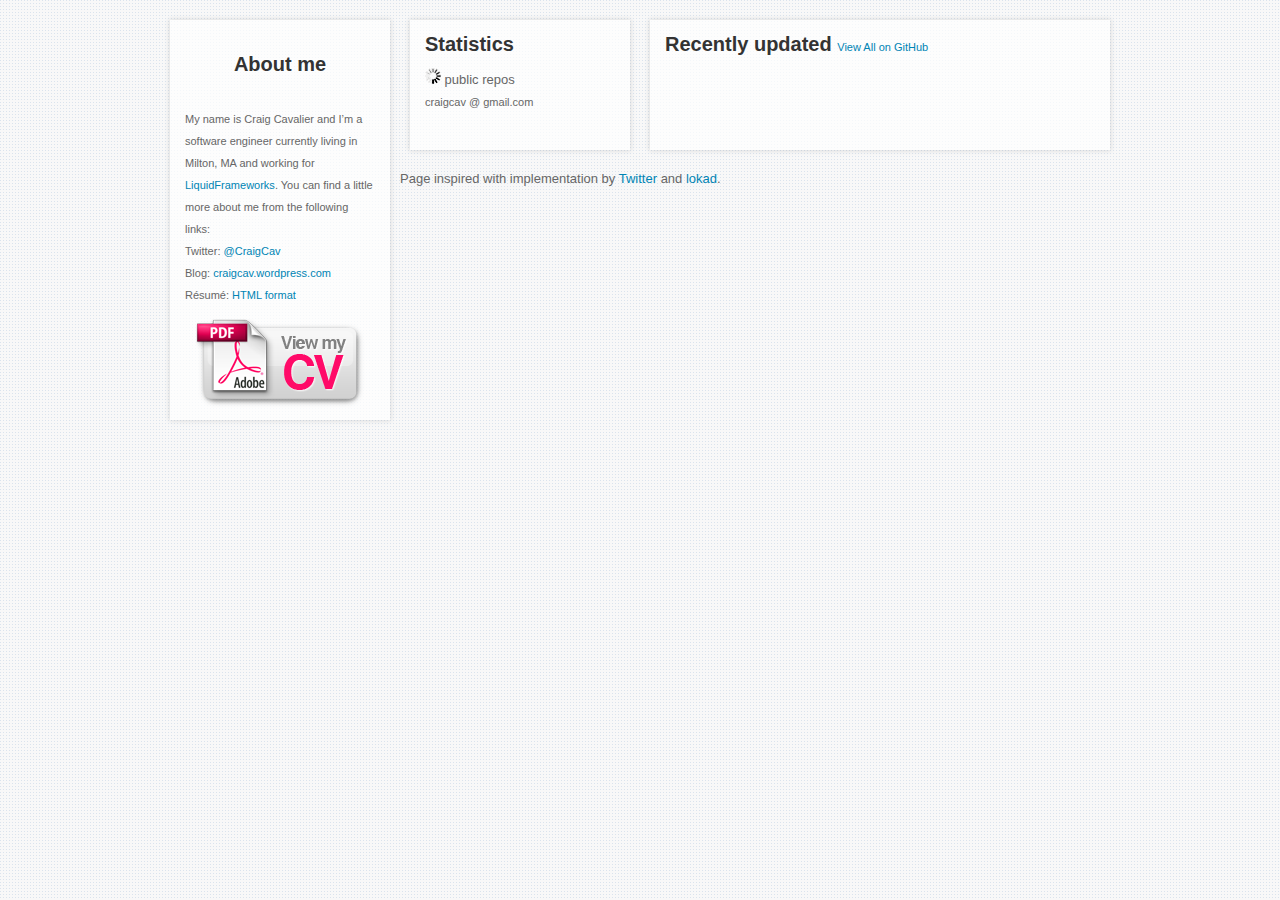
<file: index.html>
<!DOCTYPE html>

<html>
  <head>
    <title>Craig Cavalier - About Me</title>
    <link rel="stylesheet" type="text/css" href="assets/reset.css">
    <link rel="stylesheet" type="text/css" href="assets/grid.css">
    <link rel="stylesheet" type="text/css" href="assets/style.css">
    <script type="text/javascript" src="assets/jquery-1.7.1.min.js"></script>
    <script type="text/javascript" src="assets/strftime.js"></script>
    <script type="text/javascript">
    (function ($, undefined) {

      // Put custom repo URL's in this object, keyed by repo name.
      var repoUrls = {
        "bootstrap": "http://twitter.github.com/bootstrap/",
        "finagle": "http://twitter.github.com/finagle/",
        "hogan.js": "http://twitter.github.com/hogan.js/"
      };

      function repoUrl(repo) {
        return repoUrls[repo.name] || repo.html_url;
      }

      // Put custom repo descriptions in this object, keyed by repo name.
      var repoDescriptions = {
        "bootstrap": "An HTML, CSS, and JS toolkit designed to kickstart development of webapps and sites",
        "naggati2": "A protocol builder for Netty using Scala 2.8"
      };

      function repoDescription(repo) {
        return repoDescriptions[repo.name] || repo.description;
      }

      function addRecentlyUpdatedRepo(repo) {
        var $item = $("<li>");

        var $name = $("<a>").attr("href", repo.html_url).text(repo.name);
        $item.append($("<span>").addClass("name").append($name));

        var $time = $("<a>").attr("href", repo.html_url + "/commits").text(strftime("%h %e, %Y", repo.pushed_at));
        $item.append($("<span>").addClass("time").append($time));

        $item.append('<span class="bullet">&sdot;</span>');

        var $watchers = $("<a>").attr("href", repo.html_url + "/watchers").text(repo.watchers + " stargazers");
        $item.append($("<span>").addClass("watchers").append($watchers));

        $item.append('<span class="bullet">&sdot;</span>');

        var $forks = $("<a>").attr("href", repo.html_url + "/network").text(repo.forks + " forks");
        $item.append($("<span>").addClass("forks").append($forks));

        $item.appendTo("#recently-updated-repos");
      }

      function addRepo(repo) {
        var $item = $("<li>").addClass("repo grid-1 " + (repo.language || '').toLowerCase());
        var $link = $("<a>").attr("href", repoUrl(repo)).appendTo($item);
        $link.append($("<h2>").text(repo.name));
        $link.append($("<h3>").text(repo.language));
        $link.append($("<p>").text(repoDescription(repo)));
        $item.appendTo("#repos");
      }

      function addRepos(repos, page) {
        repos = repos || [];
        page = page || 1;

        var uri = "https://api.github.com/users/craigcav/repos?callback=?"
                + "&per_page=100"
                + "&page="+page;

        $.getJSON(uri, function (result) {
          if (result.data && result.data.length > 0) {
            repos = repos.concat(result.data);
            addRepos(repos, page + 1);
          }
          else {
            $(function () {
              $("#num-repos").text(repos.length);

              // Convert pushed_at to Date.
              $.each(repos, function (i, repo) {
                repo.pushed_at = new Date(repo.pushed_at);

                var weekHalfLife  = 1.146 * Math.pow(10, -9);

                var pushDelta    = (new Date) - Date.parse(repo.pushed_at);
                var createdDelta = (new Date) - Date.parse(repo.created_at);

                var weightForPush = 1;
                var weightForWatchers = 1.314 * Math.pow(10, 7);

                repo.hotness = weightForPush * Math.pow(Math.E, -1 * weekHalfLife * pushDelta);
                repo.hotness += weightForWatchers * repo.watchers / createdDelta;
              });

              // Sort by highest # of watchers.
              repos.sort(function (a, b) {
                if (a.hotness < b.hotness) return 1;
                if (b.hotness < a.hotness) return -1;
                return 0;
              });

              $.each(repos, function (i, repo) {
                addRepo(repo);
              });

              // Sort by most-recently pushed to.
              repos.sort(function (a, b) {
                if (a.pushed_at < b.pushed_at) return 1;
                if (b.pushed_at < a.pushed_at) return -1;
                return 0;
              });

              $.each(repos.slice(0, 3), function (i, repo) {
                addRecentlyUpdatedRepo(repo);
              });
            });
          }
        });
      }
      addRepos();
    })(jQuery);
    </script>
  </head>
  <body>
    <div id="wrapper" class="grid clearfix">
      <div id="main" class="grid-1">
        <h1>About me</h1>
        <p>My name is Craig Cavalier and I&#8217;m a software engineer currently living in Milton, MA and working for <a href="http://www.liquidframeworks.com/">LiquidFrameworks</a>. You can find a little more about me from the following links:</p>
        <p>Twitter: <a href="https://twitter.com/#!/CraigCav">@CraigCav</a></p>
        <p>Blog: <a href="http://craigcav.wordpress.com/about/">craigcav.wordpress.com</a></p>
        <p>R&#233;sum&#233;: <a href="content/cv.html">HTML format</a></p>
        <a href="content/cv.pdf"><img class="alignnone size-full wp-image-555" title="View my CV" src="assets/view-cv.png" alt="View my CV" width="169" height="89"></a>
      </div>

      <div class="grid grid-3">
        <div id="statistics" class="grid-1 alpha header">
          <h1>Statistics</h1>
          <p>
            <a href="https://github.com/craigcav/repositories"><span id="num-repos"><img src="assets/spinner.gif" /></span> public repos</a>
            <br>
          </p>
          <p class="email"><a href="mailto:craigcav@gmail.com">craigcav @ gmail.com</a></p>
        </div>

        <div id="recently-updated" class="grid-2 omega header">
          <h1>Recently updated <a href="https://github.com/craigcav/repositories">View All on GitHub</a></h1>
          <ol id="recently-updated-repos"></ol>
        </div>
      </div>

      <ol id="repos"></ol>
      <p>
        <small>Page inspired with implementation by <a href="http://twitter.github.io/">Twitter</a> and <a href="http://lokad.github.io/">lokad</a>.</small>
      </p>
    </div>
  </body>
</html>
</file>
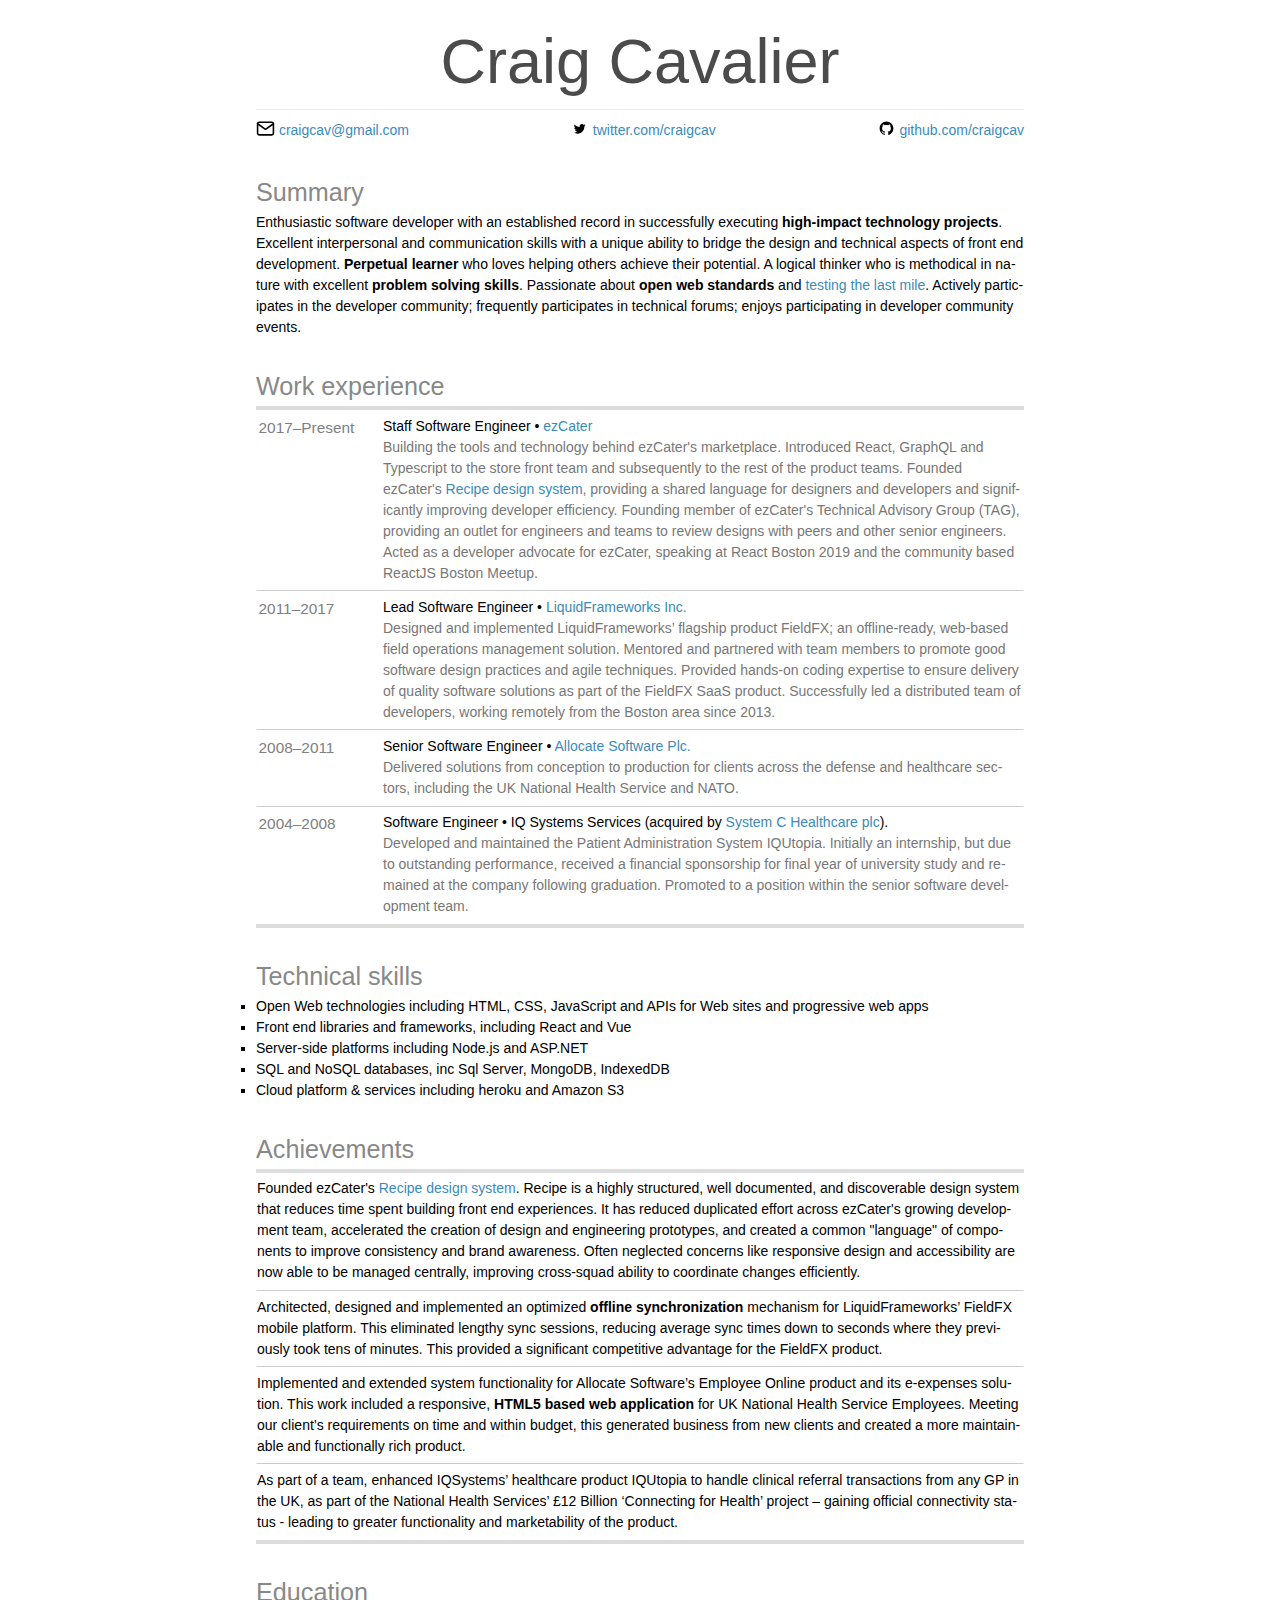
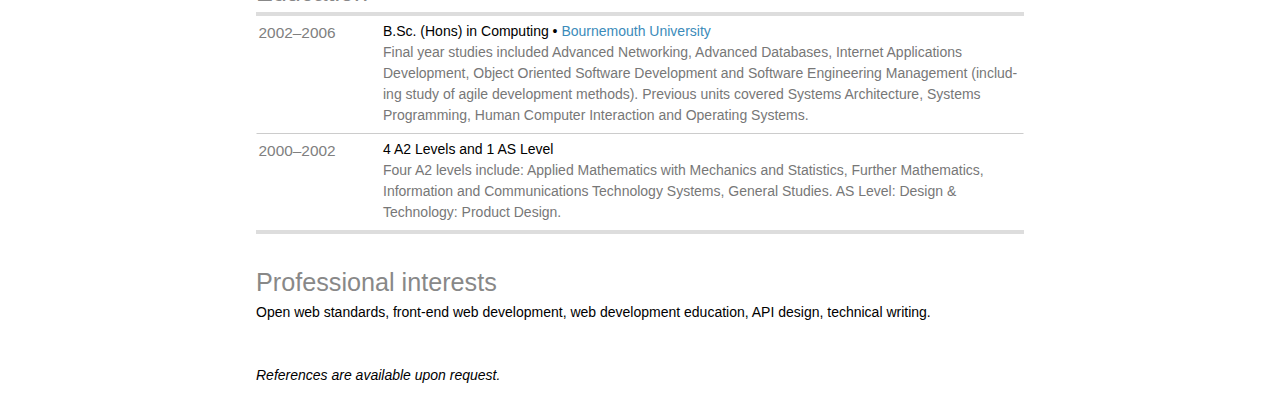
<file: content/cv.html>
<!DOCTYPE html>
<html lang="en">
  <head>
    <meta charset="utf-8" />
    <title>Craig Cavalier's resume</title>
    <meta name="viewport" content="width=device-width" />
    <style>
      .date,h1,h2{font-weight:400}h1,header>h1>span,header>ul>li:before{color:#888}*{margin:0}html{font-size:14px}body{max-width:768px;margin:1em auto;background:#fff;font:100%/1.5 "Segoe UI",Optima,"Hiragino Kaku Gothic Pro","Apple Gothic",Tahoma,"Helvetica Neue",sans-serif;-moz-hyphens:auto;-ms-hyphens:auto;-o-hyphens:auto;-webkit-hyphens:auto;hyphens:auto;-moz-transition:.5s font-size;-ms-transition:.5s font-size;-o-transition:.5s font-size;-webkit-transition:.5s font-size;transition:.5s font-size}h1{margin-top:1.2em;font-size:180%}h2{margin-top:1em;font-size:150%}a{color:#3b8bba;text-decoration:none}abbr[title]{border-bottom:1px dotted #4f6128;cursor:help}p{margin:.6em 0}h1+p{margin-top:0}ul{padding:0;list-style:square}header{text-align:center}header>h1{color:#4b4b4b;border-bottom:1px solid #eee;margin:0 0 .15em;font-size:450%;font-variant:normal}header>ul{display:block;margin-bottom:.5em;column-count:2;text-align:left}header>ul{display:flex;margin-bottom:.5em;justify-content:space-between}header>ul>li{list-style:none}address{font-style:normal}ol.timeline{padding:0;border:0 solid #ddd;border-width:4px 0}ol.timeline>li{list-style:none;padding:.4em 0;border:1px solid #fff;border-top-color:#ccc}ol.timeline>li:first-child{border-top:0}ol.timeline>li>p{margin:0}ol.timeline>li>.date{float:left;margin-left:.1em;max-width:8rem;color:gray;font-size:110%}ol.timeline>li>.date~p{margin-left:9rem}.note{margin-top:.4em;color:#777}footer{margin-top:3em;font-style:italic}.amp{font-style:italic}.icon{display:inline-block;vertical-align:middle}@media (max-width:950px){html{font-size:12px}}@media (max-width:700px){html{font-size:11px}}@media (max-width:600px){body{width:auto;margin:1em}}
    </style>
  </head>
  <body>
    <header>
      <h1>Craig Cavalier</h1>
      <ul>
        <li>
          <a href="mailto:craigcav@gmail.com" target="_blank">
            <i class="icon">
              <svg
                width="19"
                height="19"
                viewBox="0 0 24 24"
                fill="none"
                stroke="#000000"
                stroke-width="2"
                stroke-linecap="round"
                stroke-linejoin="round"
              >
                <path
                  d="M4 4h16c1.1 0 2 .9 2 2v12c0 1.1-.9 2-2 2H4c-1.1 0-2-.9-2-2V6c0-1.1.9-2 2-2z"
                ></path>
                <polyline points="22,6 12,13 2,6"></polyline>
              </svg>
            </i>
            craigcav@gmail.com</a
          >
        </li>
        <li>
          <a href="http://twitter.com/craigcav" target="_blank">
            <i class="icon">
              <svg viewBox="0 0 512 512" height="19px" width="19px">
                <path
                  d="M419.6 168.6c-11.7 5.2-24.2 8.7-37.4 10.2 13.4-8.1 23.8-20.8 28.6-36 -12.6 7.5-26.5 12.9-41.3 15.8 -11.9-12.6-28.8-20.6-47.5-20.6 -42 0-72.9 39.2-63.4 79.9 -54.1-2.7-102.1-28.6-134.2-68 -17 29.2-8.8 67.5 20.1 86.9 -10.7-0.3-20.7-3.3-29.5-8.1 -0.7 30.2 20.9 58.4 52.2 64.6 -9.2 2.5-19.2 3.1-29.4 1.1 8.3 25.9 32.3 44.7 60.8 45.2 -27.4 21.4-61.8 31-96.4 27 28.8 18.5 63 29.2 99.8 29.2 120.8 0 189.1-102.1 185-193.6C399.9 193.1 410.9 181.7 419.6 168.6z"
                ></path>
              </svg>
            </i>
            twitter.com/craigcav</a
          >
        </li>
        <li>
          <a href="https://github.com/craigcav" target="_blank">
            <i class="icon">
              <svg viewBox="0 0 512 512" height="19px" width="19px">
                <path
                  d="M256 70.7c-102.6 0-185.9 83.2-185.9 185.9 0 82.1 53.3 151.8 127.1 176.4 9.3 1.7 12.3-4 12.3-8.9V389.4c-51.7 11.3-62.5-21.9-62.5-21.9 -8.4-21.5-20.6-27.2-20.6-27.2 -16.9-11.5 1.3-11.3 1.3-11.3 18.7 1.3 28.5 19.2 28.5 19.2 16.6 28.4 43.5 20.2 54.1 15.4 1.7-12 6.5-20.2 11.8-24.9 -41.3-4.7-84.7-20.6-84.7-91.9 0-20.3 7.3-36.9 19.2-49.9 -1.9-4.7-8.3-23.6 1.8-49.2 0 0 15.6-5 51.1 19.1 14.8-4.1 30.7-6.2 46.5-6.3 15.8 0.1 31.7 2.1 46.6 6.3 35.5-24 51.1-19.1 51.1-19.1 10.1 25.6 3.8 44.5 1.8 49.2 11.9 13 19.1 29.6 19.1 49.9 0 71.4-43.5 87.1-84.9 91.7 6.7 5.8 12.8 17.1 12.8 34.4 0 24.9 0 44.9 0 51 0 4.9 3 10.7 12.4 8.9 73.8-24.6 127-94.3 127-176.4C441.9 153.9 358.6 70.7 256 70.7z"
                ></path>
              </svg>
            </i>
            github.com/craigcav</a
          >
        </li>
      </ul>
    </header>

    <section id="summary">
      <h1>Summary</h1>
      <p>
        Enthusiastic software developer with an established record in
        successfully executing <strong>high-impact technology projects</strong>.
        Excellent interpersonal and communication skills with a unique ability
        to bridge the design and technical aspects of front end development.
        <strong>Perpetual learner</strong> who loves helping others achieve
        their potential. A logical thinker who is methodical in nature with
        excellent <strong>problem solving skills</strong>. Passionate about
        <strong>open web standards</strong> and
        <a
          href="https://www.youtube.com/watch?v=CNWwDLv2kpg&list=PLhBlV3WSUrT3jCmqmYWcUEvmon_6K6WUy"
          target="_blank"
          >testing the last mile</a
        >. Actively participates in the developer community; frequently
        participates in technical forums; enjoys participating in developer
        community events.
      </p>
    </section>

    <section id="work-experience">
      <h1>Work experience</h1>
      <ol class="timeline">
        <li>
          <p class="date">2017–Present</p>
          <p>
            Staff Software Engineer •
            <a href="http://www.ezcater.com" target="_blank">ezCater</a>
          </p>
          <p class="note">
            Building the tools and technology behind ezCater's marketplace.
            Introduced React, GraphQL and Typescript to the store front team and
            subsequently to the rest of the product teams. Founded ezCater's
            <a href="https://ezcater.github.io/recipe/" target="_blank"
              >Recipe design system</a
            >, providing a shared language for designers and developers and
            significantly improving developer efficiency. Founding member of
            ezCater's Technical Advisory Group (TAG), providing an outlet for
            engineers and teams to review designs with peers and other senior
            engineers. Acted as a developer advocate for ezCater, speaking at
            React Boston 2019 and the community based ReactJS Boston Meetup.
          </p>
        </li>

        <li>
          <p class="date">2011–2017</p>
          <p>
            Lead Software Engineer •
            <a href="http://www.liquidframeworks.com" target="_blank"
              >LiquidFrameworks Inc.</a
            >
          </p>
          <p class="note">
            Designed and implemented LiquidFrameworks’ flagship product FieldFX;
            an offline-ready, web-based field operations management solution.
            Mentored and partnered with team members to promote good software
            design practices and agile techniques. Provided hands-on coding
            expertise to ensure delivery of quality software solutions as part
            of the FieldFX SaaS product. Successfully led a distributed team of
            developers, working remotely from the Boston area since 2013.
          </p>
        </li>

        <li>
          <p class="date">2008–2011</p>
          <p>
            Senior Software Engineer •
            <a href="http://www.allocatesoftware.com/" target="_blank"
              >Allocate Software Plc.</a
            >
          </p>
          <p class="note">
            Delivered solutions from conception to production for clients across
            the defense and healthcare sectors, including the UK National Health
            Service and NATO.
          </p>
        </li>

        <li>
          <p class="date">2004–2008</p>
          <p>
            Software Engineer • IQ Systems Services (acquired by
            <a href="http://www.systemc.com/" target="_blank"
              >System C Healthcare plc</a
            >).
          </p>
          <p class="note">
            Developed and maintained the Patient Administration System IQUtopia.
            Initially an internship, but due to outstanding performance,
            received a financial sponsorship for final year of university study
            and remained at the company following graduation. Promoted to a
            position within the senior software development team.
          </p>
        </li>
      </ol>
    </section>

    <section id="technical-skills">
      <h1>Technical skills</h1>
      <ul>
        <li>
          Open Web technologies including HTML, CSS, JavaScript and APIs for Web
          sites and progressive web apps
        </li>
        <li>Front end libraries and frameworks, including React and Vue</li>
        <li>Server-side platforms including Node.js and ASP.NET</li>
        <li>SQL and NoSQL databases, inc Sql Server, MongoDB, IndexedDB</li>
        <li>Cloud platform &amp; services including heroku and Amazon S3</li>
      </ul>
    </section>

    <section id="Achievements">
      <h1>Achievements</h1>
      <ol class="timeline">
        <li>
          <p>
            Founded ezCater's
            <a href="https://ezcater.github.io/recipe/" target="_blank"
              >Recipe design system</a
            >. Recipe is a highly structured, well documented, and discoverable
            design system that reduces time spent building front end
            experiences. It has reduced duplicated effort across ezCater's
            growing development team, accelerated the creation of design and
            engineering prototypes, and created a common "language" of
            components to improve consistency and brand awareness. Often
            neglected concerns like responsive design and accessibility are now
            able to be managed centrally, improving cross-squad ability to
            coordinate changes efficiently.
          </p>
        </li>
        <li>
          <p>
            Architected, designed and implemented an optimized
            <strong>offline synchronization</strong> mechanism for
            LiquidFrameworks’ FieldFX mobile platform. This eliminated lengthy
            sync sessions, reducing average sync times down to seconds where
            they previously took tens of minutes. This provided a significant
            competitive advantage for the FieldFX product.
          </p>
        </li>
        <li>
          <p>
            Implemented and extended system functionality for Allocate
            Software’s Employee Online product and its e-expenses solution. This
            work included a responsive,
            <strong>HTML5 based web application</strong> for UK National Health
            Service Employees. Meeting our client’s requirements on time and
            within budget, this generated business from new clients and created
            a more maintainable and functionally rich product.
          </p>
        </li>
        <li>
          <p>
            As part of a team, enhanced IQSystems’ healthcare product IQUtopia
            to handle clinical referral transactions from any GP in the UK, as
            part of the National Health Services’ £12 Billion ‘Connecting for
            Health’ project – gaining official connectivity status - leading to
            greater functionality and marketability of the product.
          </p>
        </li>
      </ol>
    </section>

    <section id="education">
      <h1>Education</h1>
      <ol class="timeline">
        <li>
          <p class="date">2002–2006</p>
          <p>
            B.Sc. (Hons) in Computing •
            <a href="http://home.bournemouth.ac.uk/" target="_blank"
              >Bournemouth University</a
            >
          </p>
          <p class="note">
            Final year studies included Advanced Networking, Advanced Databases,
            Internet Applications Development, Object Oriented Software
            Development and Software Engineering Management (including study of
            agile development methods). Previous units covered Systems
            Architecture, Systems Programming, Human Computer Interaction and
            Operating Systems.
          </p>
        </li>
        <li>
          <p class="date">2000–2002</p>
          <p>4 A2 Levels and 1 AS Level</p>
          <p class="note">
            Four A2 levels include: Applied Mathematics with Mechanics and
            Statistics, Further Mathematics, Information and Communications
            Technology Systems, General Studies. AS Level: Design & Technology:
            Product Design.
          </p>
        </li>
      </ol>
    </section>

    <section id="interests">
      <h1>Professional interests</h1>
      <p>
        Open web standards, front-end web development, web development
        education, API design, technical writing.
      </p>
    </section>

    <footer>
      <p>References are available upon request.</p>
    </footer>
  </body>
</html>
</file>
<file: assets/grid.css>
.grid-1, .grid-2, .grid-3, .grid-4 {
  display:inline;
  float: left;
  position: relative;
  margin-left: 10px;
  margin-right: 10px;
}

/* Grid >> Children (Alpha ~ First, Omega ~ Last) */

.alpha {
  margin-left: 0;
}

.omega {
  margin-right: 0;
}

/* Grid >> 4 Columns */

.grid .grid-1 {
  width: 220px;
}

.grid .grid-2 {
  width: 460px;
}

.grid .grid-3 {
  width: 700px;
}

.grid .grid-4 {
  width: 940px;
}

/* http://nicolasgallagher.com/micro-clearfix-hack/ */

.clearfix {
  *zoom: 1;
}

.clearfix:before,
.clearfix:after {
  content: "";
  display: table;
}

.clearfix:after {
  clear: both;
}
</file>
<file: assets/style.css>
html {
  background: url("bg.png") repeat;
}

body {
  font: 13px "Helvetica Neue", Helvetica, Arial, sans-serif;
  line-height: 1.4;
  color: #666;
  min-width: 960px;
}

h1 {
  font-weight: bold;
  font-size: 20px;
  color: #333;
}

h2 {
  font-weight: bold;
  font-size: 20px;
  color: #0084b4;
}

a:link, a:visited {
  color: #0084b4;
  text-decoration: none;
}

a:hover {
  text-decoration: underline;
}

#wrapper {
  position: relative;
  width: 960px;
  margin: 0 auto;
  padding: 20px 0;
}

#main {
  height: 400px;
  text-align: center;
}

#main p {
  text-align: left;
}

#main, div.header, li.repo {
  background: white;
  background: rgba(255, 255, 255, 0.7);
  -moz-box-shadow:    0px 0px 5px 1px rgba(0, 0, 0, 0.1);
  -webkit-box-shadow: 0px 0px 5px 1px rgba(0, 0, 0, 0.1);
  box-shadow:         0px 0px 5px 1px rgba(0, 0, 0, 0.1);
  margin-bottom: 20px;
}

#main h1 {
  margin: 30px 0;
}

#main h1, #main p {
  margin-left: 15px;
  margin-right: 15px;
}

#main p {
  font-size: 11px;
  line-height: 2;
}

#main img {
  margin-top: 1em;
}

div.header {
  height: 130px;
}

div.header h1, div.header p {
  margin: 10px 15px 0;
}

div.header h1 {
  margin-bottom: 10px;
}

#num-repos, #num-members {
  font-size: 14px;
  font-weight: bold;
  color: #0084b4;
  line-height: 15px;
}

#statistics a:link, #statistics a:visited {
  color: inherit;
}

#statistics p.email {
  margin-top: 6px;
  font-size: 11px;
}

#recently-updated h1 a {
  font-weight: normal;
  font-size: 11px;
}

#recently-updated-repos {
  margin-left: 15px;
}

#recently-updated-repos li {
  line-height: 1.5;
}

#recently-updated-repos li span {
  display: inline-block;
  padding: 0 1px;
}

#recently-updated-repos li span {
  font-size: 11px;
}

#recently-updated-repos li span.name {
  padding: 0 6px 0 0;
  font-size: 13px;
}

#recently-updated-repos li span.time a,
#recently-updated-repos li span.watchers a,
#recently-updated-repos li span.forks a {
  color: #999;
}

li.repo {
  height: 250px;
}

li.repo > a {
  display: block;
  width: 100%;
  height: 100%;
  overflow: hidden;
  text-decoration: none;
  color: inherit;
}

li.repo a:hover {
  background: #efefef;
  background: rgba(0, 0, 0, 0.05);
}

li.repo h2, li.repo h3, li.repo p {
  margin: 10px 15px;
}

li.repo h2 {
  margin-bottom: 2px;
  max-width: 160px;
  overflow: hidden;
}

li.repo h3 {
  font-size: 11px;
  margin-top: 2px;
  margin-bottom: 15px;
  color: #999;
}

.repo:after {
  content: '';
  position: absolute;
  right: 0;
  top: 0;
  width: 0;
  height: 0;
  border-bottom: 50px solid transparent;
  border-left: 50px solid transparent;
  border-right: 50px solid #0080b0;
  pointer-events: none;
}

.repo.javascript:after {
  border-right-color: #333;
}

.repo.coffeescript:after {
  border-right-color: #7ac9de;
}

.repo.ruby:after {
  border-right-color: #cc1100;
}

.repo.java:after {
  border-right-color: #cc8300;
}

.repo.python:after {
  border-right-color: #6aad2d;
}
</file>
